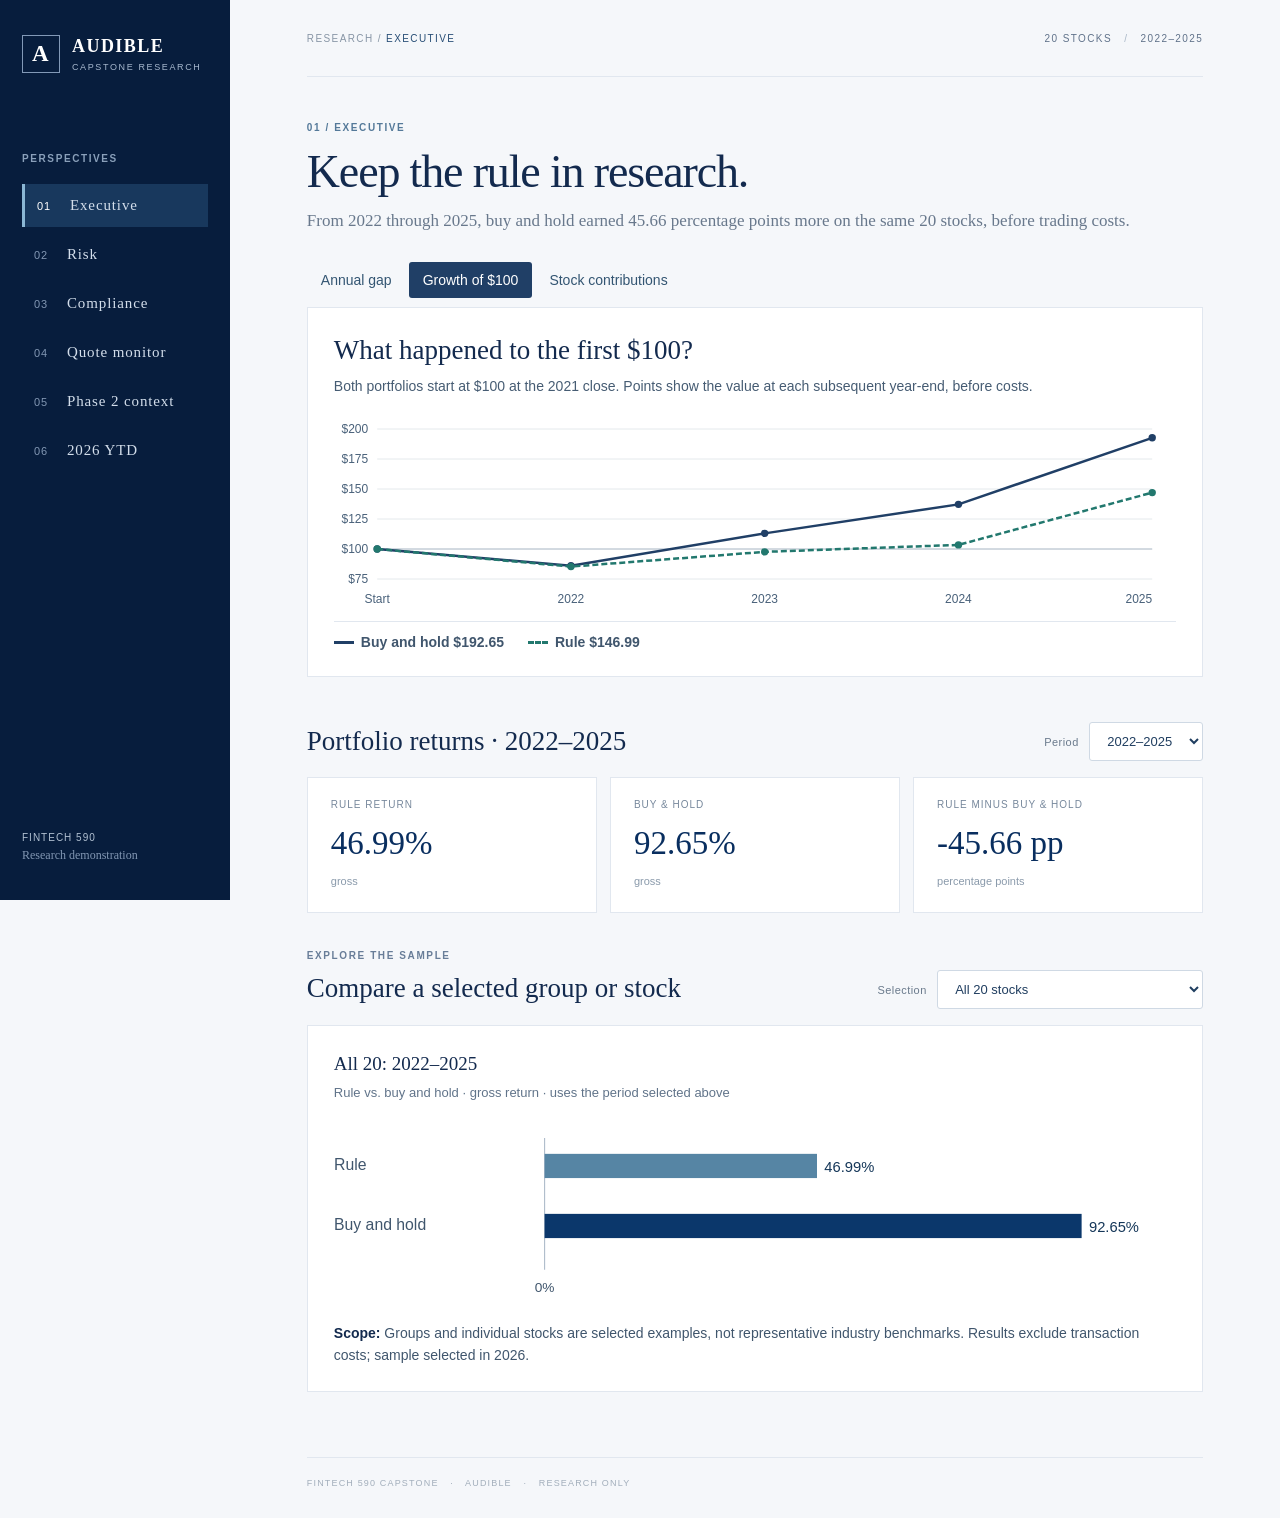
<file: capstone_html/presentation/Audible_Executive_Charts.html>
<!doctype html>
<html lang="en">
<head><meta charset="utf-8"><meta name="viewport" content="width=device-width,initial-scale=1"><title>Audible | Research dashboard</title><style>:root{--ink:#132a4e;--blue:#07336e;--navy:#071d3d;--muted:#66768c;--line:#e1e7ef;--paper:#f5f7fa;--accent:#5c8eae}*{box-sizing:border-box}body{margin:0;background:var(--paper);color:var(--ink);font:15px/1.5 Georgia,'Times New Roman',serif}.sidebar{position:fixed;left:0;top:0;bottom:0;width:230px;background:var(--navy);color:#fff;padding:35px 22px;display:flex;flex-direction:column}.brand{display:flex;gap:12px;align-items:center;font:700 18px Georgia;letter-spacing:.08em}.brand-mark{display:grid;place-items:center;width:38px;height:38px;border:1px solid #8299b7;font-size:23px}.brand small{display:block;font:9px Arial;letter-spacing:.18em;color:#a7b8ce;margin-top:5px}.nav-label,.label,.eyebrow{font:700 10px Arial,sans-serif;letter-spacing:.16em;color:#687d98}.nav-label{margin:80px 0 20px;color:#8aa0ba}nav{display:grid;gap:6px}.nav{border:0;background:none;text-align:left;color:#8297b3;padding:13px 12px;cursor:pointer;font:11px Arial;letter-spacing:.08em}.nav span{margin-left:15px;color:#d3deeb;font:15px Georgia}.nav.active{background:#18385d;border-left:3px solid #8bb7d4;color:white}.nav:hover{background:#18385d}.side-foot{margin-top:auto;font:10px/1.8 Arial;letter-spacing:.1em;color:#b2c1d2}.side-foot span{font:12px Georgia;color:#8297b3;letter-spacing:0}main{margin-left:230px;max-width:1600px;padding:0 6%}.top{height:77px;border-bottom:1px solid var(--line);display:flex;align-items:center;justify-content:space-between;font:10px Arial;letter-spacing:.14em;color:#8795a5}.top #crumb{color:#274d75}.top-right{color:#60728a}.separator{margin:0 8px;color:#a9b7c7}.view{padding:45px 0 10px;max-width:1200px}.view[hidden]{display:none}.eyebrow{color:#547999}h1{font-size:46px;line-height:1.1;font-weight:normal;letter-spacing:-.025em;margin:14px 0 10px}h2{font-size:27px;font-weight:normal;margin:7px 0 0}h3{font-size:19px;font-weight:normal;margin:0}.lede{font-size:17px;color:#68788c;margin:0 0 29px}.insight{background:var(--blue);color:white;padding:23px 28px;display:flex;justify-content:space-between;align-items:center}.insight p{font-size:20px;margin:9px 0 0}.light{color:#b4cbe0}.insight-side{border-left:1px solid #527499;padding-left:24px;color:#c8d9e9;white-space:nowrap;font-size:13px}.insight-side strong{color:white;font-size:15px}.section-row{display:flex;justify-content:space-between;align-items:end;margin:37px 0 16px}.select-label{font:11px Arial;color:#6a7a8c;letter-spacing:.04em}select,input{background:#fff;border:1px solid #cfd9e4;color:#203e60;padding:10px 13px;margin-left:7px;font:13px Arial;border-radius:3px}.metrics{display:grid;grid-template-columns:repeat(3,1fr);gap:13px;margin-bottom:14px}.metrics.two{grid-template-columns:repeat(2,1fr)}.metrics article,.card,.three-notes article{background:white;border:1px solid var(--line)}.metrics article{padding:21px 23px}.metrics span{display:block;color:#77889c;font:10px Arial;letter-spacing:.1em}.metrics strong{display:block;font-size:33px;font-weight:normal;color:#092e5f;margin-top:9px}.metrics small{color:#8a9aab;font:11px Arial}.card{padding:24px}.chart-card{padding:24px 26px}.card-heading{display:flex;align-items:start;justify-content:space-between}.card-heading p{color:#8995a4;font:12px Arial;margin:7px 0}.tag{font:10px Arial;letter-spacing:.08em;color:#476c8f;background:#eef4f8;padding:8px 10px}.chart-card svg{width:100%;height:auto;max-height:210px;margin:10px 0 0}.footnote{font:12px/1.55 Arial;color:#758599;margin:16px 0 0}.three-notes{display:grid;grid-template-columns:repeat(3,1fr);gap:13px;margin-top:14px}.three-notes article{padding:20px}.three-notes p,.audit p{color:#64758a;font-size:14px;margin:8px 0 0}.audit{padding:5px 26px}.audit-row{display:grid;grid-template-columns:190px 1fr;gap:15px;padding:20px 0;border-bottom:1px solid var(--line)}.audit-row:last-child{border:0}.audit-row p{margin:0}.status{background:#edf3f7;border-left:3px solid #6085a2;padding:14px 18px;color:#48647d;font:13px/1.5 Arial}.table-wrap{padding:0;overflow:auto}table{width:100%;border-collapse:collapse;text-align:left}th{font:10px Arial;letter-spacing:.1em;color:#7e8c9d;background:#f9fafc}td,th{padding:13px 20px;border-bottom:1px solid #edf1f5;white-space:nowrap}td{font:13px Arial;color:#3b526c}td:first-child{font-weight:bold;color:#123d69}footer{border-top:1px solid var(--line);margin:55px 0 30px;padding-top:20px;font:9px Arial;letter-spacing:.13em;color:#a2aebb}footer span{padding:0 8px}@media(max-width:850px){.sidebar{position:static;width:auto;padding:18px}.brand{font-size:15px}.nav-label,.side-foot{display:none}nav{display:flex;overflow:auto;margin-top:18px}.nav{white-space:nowrap}.nav span{margin-left:5px}.top{height:50px}.top-right{display:none}main{margin:0;padding:0 5%}.view{padding-top:28px}h1{font-size:35px}.insight{display:block}.insight-side{border:0;padding:16px 0 0}.metrics,.metrics.two,.three-notes{grid-template-columns:1fr}.audit-row{grid-template-columns:1fr}.section-row{gap:10px;align-items:start}.select-label{white-space:nowrap}}

.chart-note{font:14px/1.55 Arial,sans-serif;color:#40566d;margin:10px 0 0}.chart-note strong{color:#132a4e}.chart-card .card-heading p{font-size:13px;color:#61748a}

.chart-legend{display:flex;gap:24px;margin-top:12px;font:13px Arial,sans-serif;color:#40566d}.chart-legend span{display:flex;align-items:center;gap:7px}.chart-legend i{width:12px;height:12px;display:inline-block}.legend-rule{background:#5685a4}.legend-buy{background:#0b376b}.chart-card svg.annual-chart{max-height:none}.compact-row{margin-top:10px}.flow-card{padding:24px}.flow-line{display:flex;align-items:center;gap:15px;justify-content:space-between}.flow-line span{flex:1;padding:14px;background:#f1f5f9;color:#153759;text-align:center;font-weight:bold}.flow-line small,.flow-separate small{font:12px/1.4 Arial,sans-serif;color:#526b82}.flow-line b{color:#6d91af}.flow-separate{border-top:1px solid var(--line);margin-top:20px;padding-top:17px;color:#40566d;font:14px/1.6 Arial,sans-serif}@media(max-width:850px){.flow-line{align-items:stretch;flex-direction:column;gap:5px}.flow-line b{text-align:center;transform:rotate(90deg)}.section-row:has(#sample){flex-direction:column}.section-row select{max-width:100%;white-space:normal}}
.gap-card { margin: 0; padding: 22px 26px; }
.gap-card h2 { margin: 0; }
.gap-card figcaption p { color: #465c73; font: 14px/1.45 Arial, sans-serif; margin: 5px 0 16px; }
.gap-chart li { display: grid; grid-template-columns: 42px minmax(0, 1fr) 80px; column-gap: 10px; }
.gap-axis { display: grid; grid-template-columns: 1fr auto 1fr; margin: 0 90px 4px 52px; color: #4c6276; font: 12px/1.4 Arial, sans-serif; }
.gap-axis span:last-child { text-align: right; }
.gap-chart { list-style: none; padding: 0; margin: 0 0 14px; }
.gap-chart li { align-items: center; font: 15px/1.4 Arial, sans-serif; font-variant-numeric: tabular-nums; }
.gap-chart svg { display: block; width: 100%; height: 34px; }
.gap-chart strong { text-align: right; font-weight: 600; }
.gap-card .chart-note { border-top: 1px solid var(--line); padding-top: 10px; font-size: 12px; }
.validation { margin: 10px 0 0; font: 14px/1.5 Arial, sans-serif; min-width: 0; }
.validation summary { cursor: pointer; color: #204f75; }
.validation .table-wrap { margin: 10px 0; }
.validation caption { text-align: left; padding: 6px 0; color: #465c73; font-size: 13px; }
.validation td, .validation th { padding: 8px; letter-spacing: 0; font-variant-numeric: tabular-nums; }
.validation th { font-size: 12px; }
.validation td, .validation th:not(:first-child) { text-align: right; }
.audit-row > div { min-width: 0; }
@media (max-width: 600px) {
  .gap-card { padding: 18px 14px; }
  .gap-chart li { grid-template-columns: 36px minmax(0, 1fr) 72px; gap: 6px; font-size: 13px; }
  .gap-axis { margin-left: 42px; margin-right: 78px; font-size: 10px; }
}
.evidence-switch { display: flex; flex-wrap: wrap; gap: 3px; margin-bottom: 9px; }
.evidence-switch button { appearance: none; border: 1px solid transparent; border-radius: 3px; padding: 8px 13px; background: transparent; color: #335572; font: 14px/1.3 Arial, sans-serif; cursor: pointer; }
.evidence-switch button[aria-pressed="true"] { color: white; background: #203f66; }
.evidence-switch button:hover:not([aria-pressed="true"]) { border-color: #b6c5d1; }
.evidence-switch button:focus-visible { outline: 2px solid #22786e; outline-offset: 1px; }
.wealth-chart { display: block; width: 100%; height: 199px; }
.wealth-chart text { fill: #49617a; font: 12px Arial, sans-serif; }
#wealth-status { display: flex; flex-wrap: wrap; gap: 6px 24px; font-size: 14px; font-variant-numeric: tabular-nums; }
#wealth-status span { display: inline-flex; align-items: center; gap: 7px; font-weight: bold; }
#wealth-status span::before { content: ""; display: inline-block; width: 20px; border-top: 3px solid #203f66; }
#wealth-status .rule_return_pct::before { border-top: 3px dashed #22786e; }
.waterfall-row { display: grid; grid-template-columns: 125px minmax(0, 1fr) 83px; align-items: center; gap: 10px; font: 14px/1.4 Arial, sans-serif; }
.waterfall-row svg { display: block; width: 100%; height: 32px; }
.waterfall-row strong { text-align: right; font-variant-numeric: tabular-nums; }
.waterfall-total { border-top: 1px solid var(--line); margin-top: 8px; padding: 6px 0; font-weight: bold; }
.gap-card[hidden] { display: none; }
@media (max-width: 600px) {
  .waterfall-row { grid-template-columns: 82px minmax(0,1fr) 70px; gap: 5px; font-size: 12px; }
  .evidence-switch { gap: 2px; }
  .evidence-switch button { font-size: 12px; padding: 7px; }
}
#nvda-check h3 { margin: 14px 0 0; font-family: Georgia, serif; }
#nvda-chart { margin: 10px 0; }
.nvda-pair { display: grid; grid-template-columns: 122px minmax(90px,1fr) minmax(215px,auto); align-items: center; gap: 8px; font-variant-numeric: tabular-nums; }
.nvda-pair svg { width: 100%; height: 36px; display: block; }
.nvda-pair span { font-size: 13px; color: #28435c; }
@media(max-width:750px) {
  .nvda-pair { grid-template-columns: 110px minmax(0,1fr); gap: 0 6px; }
  .nvda-pair span { grid-column: 1 / -1; padding-bottom: 6px; }
}
.nvda-pair svg.nvda-axis { height: 46px; }
.nvda-pair .pair-rule, .nvda-pair .pair-hold { display: inline-block; padding: 0 0 0 8px; }
.nvda-pair .pair-rule::before, .nvda-pair .pair-hold::before { content: ""; display: inline-block; border-radius: 50%; width: 7px; height: 7px; margin-right: 4px; vertical-align: 1px; background: #203f66; }
.nvda-pair .pair-rule::before { background: #22786e; }
</style></head>
<body>
<aside class="sidebar"><div class="brand"><span class="brand-mark">A</span><span>AUDIBLE<small>CAPSTONE RESEARCH</small></span></div><div class="nav-label">PERSPECTIVES</div><nav aria-label="Dashboard views"><button class="nav active" aria-current="page" data-view="executive">01 <span>Executive</span></button><button class="nav" data-view="risk">02 <span>Risk</span></button><button class="nav" data-view="compliance">03 <span>Compliance</span></button><button class="nav" data-view="quotes">04 <span>Quote monitor</span></button><button class="nav" data-view="phase2">05 <span>Phase 2 context</span></button><button class="nav" data-view="ytd">06 <span>2026 YTD</span></button></nav><div class="side-foot">FINTECH 590<br><span>Research demonstration</span></div></aside>
<main><header class="top"><div>RESEARCH / <span id="crumb">EXECUTIVE</span></div><div class="top-right"><span id="scope-equity">20 STOCKS <span class="separator">/</span> 2022–2025</span><span id="scope-quotes" hidden>20 SYMBOLS <span class="separator">/</span> QUOTE SNAPSHOT</span><span id="scope-phase2" hidden>5 BANKS <span class="separator">/</span> JUNE 2026</span><span id="scope-ytd" hidden>20 STOCKS <span class="separator">/</span> THROUGH NOV 16, 2026</span></div></header>
<section id="executive" class="view">
  <div class="eyebrow">01 / EXECUTIVE</div>
  <h1>Keep the rule in research.</h1>
  <p class="lede">From 2022 through 2025, buy and hold earned 45.66 percentage points more on the same 20 stocks, before trading costs.</p>
  <div class="evidence-switch" role="group" aria-label="Explore the 2022–2025 portfolio">
    <button type="button" aria-controls="year-figure" aria-pressed="true">Annual gap</button>
    <button type="button" aria-controls="wealth-figure" aria-pressed="false">Growth of $100</button>
    <button type="button" aria-controls="contribution-figure" aria-pressed="false">Stock contributions</button>
  </div>
  <figure id="year-figure" class="card gap-card">
    <figcaption>
      <h2>The rule led in one of four years</h2>
      <p>Annual gross return difference in percentage points (rule minus buy and hold)</p>
    </figcaption>
    <div class="gap-axis" aria-hidden="true"><span>Buy and hold led</span><span>0 pp</span><span>Rule led</span></div>
    <ol id="annual-chart" class="gap-chart" aria-label="Annual return differences for all 20 stocks"></ol>
    <p id="annual-status" class="chart-note" hidden>Annual results are unavailable.</p>
    <p class="chart-note">Source: WRDS / CRSP. Each year carries forward the previous year’s portfolio weights.</p>
  </figure>
  <figure id="wealth-figure" class="card gap-card" hidden>
    <figcaption><h2>What happened to the first $100?</h2>
      <p>Both portfolios start at $100 at the 2021 close. Points show the value at each subsequent year-end, before costs.</p></figcaption>
    <svg id="wealth-chart" class="wealth-chart" role="img" aria-label="Year-end portfolio values"></svg>
    <p id="wealth-status" class="chart-note">Loading annual returns…</p>
  </figure>
  <figure id="contribution-figure" class="card gap-card" hidden>
    <figcaption><h2 id="contribution-title">Which stocks explain the portfolio gap?</h2>
      <p>Each bar adds to the running difference between the rule and buy and hold over 2022–2025. Values are percentage points of portfolio return.</p></figcaption>
    <div id="contribution-chart"></div>
    <p id="contribution-note" class="chart-note">Loading stock returns…</p>
    <details class="validation" id="nvda-check" hidden><summary>What if we leave out NVIDIA?</summary>
      <h3>Gross returns with and without NVIDIA</h3>
      <p>2022–2025. Each comparison starts with equal amounts in the included stocks and lets the weights drift.</p>
      <div id="nvda-chart" aria-label="Four-year portfolio returns"></div>
      <p id="nvda-gap"></p>
    </details>
    <details class="validation" id="stock-evidence" hidden><summary>See all 20 stock contributions</summary>
      <div class="table-wrap"><table><caption>Sorted by contribution to the four-year portfolio gap</caption>
        <thead><tr><th scope="col">Stock</th><th scope="col">Stock return gap (pp)</th><th scope="col">Portfolio contribution (pp)</th></tr></thead>
        <tbody id="contribution-table"></tbody>
      </table></div>
    </details>
  </figure>
  <div class="section-row"><h2 id="return-title">Portfolio returns · 2022–2025</h2><label class="select-label" for="period">Period <select id="period"><option value="All">2022–2025</option><option>2022</option><option>2023</option><option>2024</option><option>2025</option></select></label></div>
  <div class="metrics"><article><span>RULE RETURN</span><strong id="rule-return">—</strong><small>gross</small></article><article><span>BUY &amp; HOLD</span><strong id="buy-return">—</strong><small>gross</small></article><article><span>RULE MINUS BUY &amp; HOLD</span><strong id="difference">—</strong><small>percentage points</small></article></div>
<div class="section-row"><div><div class="label">EXPLORE THE SAMPLE</div><h2>Compare a selected group or stock</h2></div><label class="select-label" for="sample">Selection <select id="sample"><option value="Sample|All 20">All 20 stocks</option></select></label></div>
<div class="card chart-card"><div class="card-heading"><div><h3 id="sample-title">All 20 stocks: 2022–2025</h3><p>Rule vs. buy and hold · gross return · uses the period selected above</p></div></div><svg id="sample-chart" viewBox="0 0 800 180" role="img" aria-label="Selected sample comparison, loading"></svg><p id="sample-status" class="chart-note" hidden>Selected results are unavailable.</p><p class="chart-note"><strong>Scope:</strong> Groups and individual stocks are selected examples, not representative industry benchmarks. Results exclude transaction costs; sample selected in 2026.</p></div></section>
<section id="risk" class="view" hidden><div class="eyebrow">02 / RISK</div><h1>The rule had a smaller drawdown.</h1><p class="lede">Over 1,003 holding intervals, the rule held about 10.4 of the 20 stocks on average. Buy and hold held all 20.</p><div class="section-row"><div><div class="label">2022–2025 · FIXED FULL PERIOD</div><h2>Maximum drawdown</h2></div><span class="tag">GROSS · DAILY CLOSES</span></div><div class="metrics two"><article><span>RULE MAX DRAWDOWN</span><strong>−21.27%</strong><small>trough: Oct 12, 2022</small></article><article><span>BUY &amp; HOLD MAX DRAWDOWN</span><strong>−25.36%</strong><small>trough: Sep 30, 2022</small></article></div><div class="card chart-card"><div class="card-heading"><div><h3>2022–2025: largest peak-to-trough decline</h3><p>Each portfolio reached its low on a different date.</p></div></div><svg id="risk-chart" viewBox="0 0 800 180" role="img" aria-label="2022 to 2025 maximum drawdown: rule minus 21.27 percent; buy and hold minus 25.36 percent."></svg><p class="chart-note"><strong>Source:</strong> WRDS / CRSP daily data; gross results for 20 stocks selected in 2026.</p></div><div class="section-row"><div><div class="label">2022–2025 · 20 STOCK SLEEVES</div><h2>How often did the rule hold stock?</h2></div><span class="tag">FULL PERIOD</span></div><div class="metrics two"><article><span>RULE · SHARE OF POSITIONS HELD</span><strong>52.06%</strong><small>of 20 sleeves, averaged over holding intervals</small></article><article><span>BUY &amp; HOLD · SHARE OF POSITIONS HELD</span><strong>100.00%</strong><small>all 20 sleeves held throughout</small></article></div><div class="card chart-card"><div class="card-heading"><div><h3>Average share of sleeves held in stock</h3><p>1,003 close-to-close intervals · 2022–2025</p></div></div><svg id="invested-chart" viewBox="0 0 800 180" role="img" aria-label="Average share of stock sleeves invested: rule 52.06 percent; buy and hold 100 percent."></svg><p class="chart-note"><strong>Definition:</strong> Count the invested sleeves out of 20 in each interval, then average. Every stock counts once. Measuring dollars invested would require the value of each position.</p><p class="chart-note"><strong>Source:</strong> Replay of saved WRDS / CRSP data; 10,443 of 20,060 rule sleeve-intervals were invested. The sample was selected in 2026.</p></div><div class="three-notes"><article><b>Exposure</b><p>The rule may hold cash while the benchmark stays invested.</p></article><article><b>Sample</b><p>Selected after the test period; 10 of 20 names are semiconductor-related.</p></article><article><b>Costs</b><p>The quote-based policy blocks a net estimate because three required events have crossed quotes.</p></article></div></section>
<section id="compliance" class="view" hidden><div class="eyebrow">03 / COMPLIANCE</div><h1>Keep the evidence traceable.</h1><p class="lede">The result is a retrospective, gross-only research finding—not a live strategy signal.</p><div class="section-row compact-row"><div><div class="label">SYSTEM OVERVIEW</div><h2>Where each result comes from</h2></div></div><div class="card flow-card"><div class="flow-line"><span>WRDS / CRSP<br><small>2022–2025 daily data</small></span><b aria-hidden="true">→</b><span>Python analysis<br><small>rule &amp; benchmark</small></span><b aria-hidden="true">→</b><span>Saved results<br><small>derived CSV</small></span><b aria-hidden="true">→</b><span>HTML dashboard<br><small>historical views</small></span></div><div class="flow-separate"><b>Twelve Data</b> → saved quote snapshot → <b>Quote Monitor</b><br><small>Prices and timestamps update on the quote page.</small></div><div class="flow-separate"><b>Twelve Data adjusted daily prices</b> → 2025 comparison with CRSP → <b>2026 YTD test</b><br><small>The YTD test starts both portfolios at 5% per stock.</small></div></div><div class="card audit"><div class="audit-row"><b>Historical source</b><p>WRDS / CRSP daily data, 2022–2025. The stocks were selected in 2026.</p></div><div class="audit-row"><b>Method</b><p>Equal initial allocations; each stock is held when its prior session return is positive, otherwise its sleeve holds cash. No cross-sleeve rebalancing.</p></div><div class="audit-row"><b>Output</b><p>Derived aggregate results are loaded from a local CSV. The quote-based cost estimate is blocked; gross is not net.</p></div><div class="audit-row"><b>Quote source</b><p>Twelve Data snapshots are fetched separately. They do not update the fixed historical backtest. Quote date and retrieval time are different fields.</p></div><div class="audit-row"><b>Reproducibility</b><p>A read-only replay on saved WRDS inputs matched all 140 result rows. A fresh-source audit and no-manual-steps cold start remain unverified.</p></div></div><p class="footnote">These are research controls and limitations, not a representation of legal or regulatory compliance.</p></section>
<section id="quotes" class="view" hidden><div class="eyebrow">04 / QUOTE MONITOR</div><h1>Latest quotes for the 20 stocks.</h1><p class="lede">Quote date comes from the provider. Retrieved (UTC) records when our collector saved the quote.</p><div class="status" id="status">Checking saved snapshot…</div><div class="section-row"><div><div class="label">TWELVE DATA</div><h2>Quote details</h2></div><label class="select-label" for="search">Find a symbol <input id="search" type="search" placeholder="e.g. NVDA"></label></div><div class="card table-wrap"><table><thead><tr><th>Symbol</th><th>Exchange</th><th>Price (USD)</th><th>Quote date</th><th>Retrieved (UTC)</th></tr></thead><tbody id="quotes-body"></tbody></table></div><p class="footnote">This is a periodically refreshed snapshot, not a tick-by-tick feed; quotes may be delayed or stale. Check both dates before using a value.</p></section>
<section id="phase2" class="view" hidden><div class="eyebrow">05 / PHASE 2 CONTEXT</div><h1>Review the funding risk.</h1><p class="lede">Our earlier bank risk console recommended a targeted funding-liquidity watch for JPMorgan Chase.</p><div class="card audit"><div class="audit-row"><b>Earlier analysis</b><p>We compared five bank holding companies using FR Y-9C data and illustrative classroom stress scenarios. JPMorgan had the lowest 12-month repricing-gap proxy in the group, despite its strong starting capital ratio.</p></div><div class="audit-row"><b>Connection to this capstone</b><p>Both projects lead with a recommendation and explain the evidence and limitations. The bank stress scenarios and this capstone's equity backtest use different data, methods, and periods; their results should not be combined.</p></div><div class="audit-row"><b>Explore Phase 2</b><p><a href="https://github.com/Lengwinex9xLok/Fintech590/blob/main/Fintech590_Defense1_RiskConsole.pbix" target="_blank" rel="noopener noreferrer">Open the original Power BI console</a> &nbsp;·&nbsp; <a href="https://github.com/Lengwinex9xLok/Fintech590/blob/main/Defense%201/Institutional_Risk_Memo.md" target="_blank" rel="noopener noreferrer">Read the risk memo</a></p></div></div><p class="footnote">The bank scenarios are classroom assumptions, not forecasts; the repricing-gap proxy is not a liquidity coverage ratio.</p></section>
<section id="ytd" class="view" hidden>
  <div class="eyebrow">06 / 2026 YTD · SUPPLEMENTAL TEST</div>
  <h1>The rule trailed buy and hold in 2026.</h1>
  <p class="lede">Hypothetical gross returns for the same 20 stocks, January 2 through November 16, 2026 (220 trading sessions).</p>
  <div class="metrics">
    <article><span>RULE GROSS RETURN</span><strong>−4.88%</strong></article>
    <article><span>BUY &amp; HOLD GROSS RETURN</span><strong>+37.51%</strong></article>
    <article><span>RULE MINUS BUY &amp; HOLD</span><strong>−42.40 pp</strong></article>
  </div>
  <div class="card audit">
    <div class="audit-row"><b>How we ran it</b><p>Both portfolios started with 5% per stock at the December 31, 2025 close and did not rebalance. The rule used the same lagged daily signal; cash earned no interest. Returns exclude trading costs.</p></div>
    <div class="audit-row"><b>Data check</b><div><p>Before running 2026, we compared both 2025 portfolio returns with CRSP. Both differences were under 0.006 percentage points.</p>
      <details class="validation"><summary>View the 2025 comparison</summary>
        <div class="table-wrap"><table><caption>2025 gross returns for the 20-stock portfolio</caption>
          <thead><tr><th scope="col">Portfolio</th><th scope="col">Twelve Data</th><th scope="col">CRSP</th><th scope="col">Difference (pp)</th></tr></thead>
          <tbody><tr><th scope="row">Rule</th><td>42.1304%</td><td>42.1361%</td><td>−0.0057</td></tr>
          <tr><th scope="row">Buy and hold</th><td>40.4222%</td><td>40.4254%</td><td>−0.0032</td></tr></tbody>
        </table></div>
        <p>Prices include splits and dividends. For KLAC, we applied KLA’s published cash dividends to split-adjusted prices in matching share units.</p>
      </details></div></div>
    <div class="audit-row"><b>How to read it</b><p>The 20 names were selected during 2026. This is a separate year-start simulation, not an out-of-sample test, a live track record, or a continuation of the 2022–2025 portfolio. The live quote feed does not update it.</p></div>
  </div>
</section>
<footer>FINTECH 590 CAPSTONE <span>·</span> AUDIBLE <span>·</span> RESEARCH ONLY</footer></main><script>'use strict';
const $ = s => document.querySelector(s);
let historical = [{"period":"2022","level":"Sample","item":"AAPL and MSFT (2)","rule_return_pct":"-34.342430200539354","buy_hold_return_pct":"-27.210010948315855","difference_pp":"-7.132419252223499"},{"period":"2023","level":"Sample","item":"AAPL and MSFT (2)","rule_return_pct":"9.02280404082314","buy_hold_return_pct":"53.547130498315965","difference_pp":"-44.524326457492826"},{"period":"2024","level":"Sample","item":"AAPL and MSFT (2)","rule_return_pct":"4.811531974733563","buy_hold_return_pct":"21.645620199056715","difference_pp":"-16.834088224323153"},{"period":"2025","level":"Sample","item":"AAPL and MSFT (2)","rule_return_pct":"17.77308928466381","buy_hold_return_pct":"12.138406244986522","difference_pp":"5.634683039677291"},{"period":"All","level":"Sample","item":"AAPL and MSFT (2)","rule_return_pct":"-11.639678413805088","buy_hold_return_pct":"52.46291367006468","difference_pp":"-64.10259208386977"},{"period":"2022","level":"Sample","item":"All 20","rule_return_pct":"-14.66016841899551","buy_hold_return_pct":"-13.917218780488106","difference_pp":"-0.7429496385074064"},{"period":"2023","level":"Sample","item":"All 20","rule_return_pct":"14.394842772227602","buy_hold_return_pct":"31.29328559089577","difference_pp":"-16.89844281866817"},{"period":"2024","level":"Sample","item":"All 20","rule_return_pct":"5.934350790904075","buy_hold_return_pct":"21.384695985658308","difference_pp":"-15.450345194754235"},{"period":"2025","level":"Sample","item":"All 20","rule_return_pct":"42.13605888091389","buy_hold_return_pct":"40.425368388205165","difference_pp":"1.710690492708733"},{"period":"All","level":"Sample","item":"All 20","rule_return_pct":"46.99389769400306","buy_hold_return_pct":"92.64968952438448","difference_pp":"-45.65579183038142"},{"period":"2022","level":"Sample","item":"BAC and JPM (2)","rule_return_pct":"-11.00204498126718","buy_hold_return_pct":"-18.21034031308839","difference_pp":"7.208295331821213"},{"period":"2023","level":"Sample","item":"BAC and JPM (2)","rule_return_pct":"22.587231688001474","buy_hold_return_pct":"18.607997554631297","difference_pp":"3.9792341333701797"},{"period":"2024","level":"Sample","item":"BAC and JPM (2)","rule_return_pct":"16.039116777965102","buy_hold_return_pct":"39.98440813966351","difference_pp":"-23.945291361698406"},{"period":"2025","level":"Sample","item":"BAC and JPM (2)","rule_return_pct":"28.464060065659737","buy_hold_return_pct":"33.665851643554845","difference_pp":"-5.20179157789511"},{"period":"All","level":"Sample","item":"BAC and JPM (2)","rule_return_pct":"62.6339924690332","buy_hold_return_pct":"81.51499591661779","difference_pp":"-18.88100344758459"},{"period":"2022","level":"Sample","item":"CVX and XOM (2)","rule_return_pct":"47.39818410309393","buy_hold_return_pct":"72.91830075730496","difference_pp":"-25.520116654211034"},{"period":"2023","level":"Sample","item":"CVX and XOM (2)","rule_return_pct":"-13.20833647282188","buy_hold_return_pct":"-9.62530259220663","difference_pp":"-3.5830338806152495"},{"period":"2024","level":"Sample","item":"CVX and XOM (2)","rule_return_pct":"5.238713375861237","buy_hold_return_pct":"6.870356237499631","difference_pp":"-1.6316428616383938"},{"period":"2025","level":"Sample","item":"CVX and XOM (2)","rule_return_pct":"2.962524526146626","buy_hold_return_pct":"13.551812724213374","difference_pp":"-10.589288198066749"},{"period":"All","level":"Sample","item":"CVX and XOM (2)","rule_return_pct":"38.61966916966486","buy_hold_return_pct":"89.64401618509233","difference_pp":"-51.024347015427466"},{"period":"2022","level":"Sample","item":"JNJ and UNH (2)","rule_return_pct":"-2.9274464693220703","buy_hold_return_pct":"6.457676781498156","difference_pp":"-9.385123250820227"},{"period":"2023","level":"Sample","item":"JNJ and UNH (2)","rule_return_pct":"-7.298535332638401","buy_hold_return_pct":"-3.8831722375232913","difference_pp":"-3.4153630951151093"},{"period":"2024","level":"Sample","item":"JNJ and UNH (2)","rule_return_pct":"-4.165958257455982","buy_hold_return_pct":"-3.5410554228430424","difference_pp":"-0.6249028346129393"},{"period":"2025","level":"Sample","item":"JNJ and UNH (2)","rule_return_pct":"-3.1512004535381277","buy_hold_return_pct":"4.521561850178157","difference_pp":"-7.672762303716285"},{"period":"All","level":"Sample","item":"JNJ and UNH (2)","rule_return_pct":"-16.478728622339332","buy_hold_return_pct":"3.163201119724013","difference_pp":"-19.641929742063347"},{"period":"2022","level":"Sample","item":"Other selected stocks (10)","rule_return_pct":"-0.5931317779462875","buy_hold_return_pct":"6.240367361180321","difference_pp":"-6.833499139126609"},{"period":"2023","level":"Sample","item":"Other selected stocks (10)","rule_return_pct":"2.1430321447730494","buy_hold_return_pct":"7.422496548834623","difference_pp":"-5.2794644040615735"},{"period":"2024","level":"Sample","item":"Other selected stocks (10)","rule_return_pct":"7.982605538132659","buy_hold_return_pct":"20.989982132125352","difference_pp":"-13.007376593992692"},{"period":"2025","level":"Sample","item":"Other selected stocks (10)","rule_return_pct":"11.807988577179596","buy_hold_return_pct":"15.423980610730158","difference_pp":"-3.6159920335505635"},{"period":"All","level":"Sample","item":"Other selected stocks (10)","rule_return_pct":"22.589076853687253","buy_hold_return_pct":"59.37869459621543","difference_pp":"-36.78961774252818"},{"period":"2022","level":"Sample","item":"PG and WMT (2)","rule_return_pct":"-2.091921341696734","buy_hold_return_pct":"-2.753789471497159","difference_pp":"0.6618681298004248"},{"period":"2023","level":"Sample","item":"PG and WMT (2)","rule_return_pct":"11.417852769666602","buy_hold_return_pct":"6.180101316636533","difference_pp":"5.237751453030071"},{"period":"2024","level":"Sample","item":"PG and WMT (2)","rule_return_pct":"15.245334191596127","buy_hold_return_pct":"48.114117288171634","difference_pp":"-32.868783096575505"},{"period":"2025","level":"Sample","item":"PG and WMT (2)","rule_return_pct":"11.209522045344444","buy_hold_return_pct":"11.22779946206698","difference_pp":"-0.018277416722534134"},{"period":"All","level":"Sample","item":"PG and WMT (2)","rule_return_pct":"39.81012966588262","buy_hold_return_pct":"70.10834608957835","difference_pp":"-30.298216423695724"},{"period":"2022","level":"Sample","item":"Semiconductor and equipment (10)","rule_return_pct":"-28.727205060044735","buy_hold_return_pct":"-34.074804922156574","difference_pp":"5.34759986211184"},{"period":"2023","level":"Sample","item":"Semiconductor and equipment (10)","rule_return_pct":"31.482907377396828","buy_hold_return_pct":"69.76175571123908","difference_pp":"-38.278848333842255"},{"period":"2024","level":"Sample","item":"Semiconductor and equipment (10)","rule_return_pct":"3.7150507605060223","buy_hold_return_pct":"21.787205261142596","difference_pp":"-18.07215450063657"},{"period":"2025","level":"Sample","item":"Semiconductor and equipment (10)","rule_return_pct":"76.34887674607617","buy_hold_return_pct":"65.75363025191454","difference_pp":"10.595246494161636"},{"period":"All","level":"Sample","item":"Semiconductor and equipment (10)","rule_return_pct":"71.39871853431887","buy_hold_return_pct":"125.92068445255352","difference_pp":"-54.52196591823464"},{"period":"2022","level":"Stock","item":"AAPL","rule_return_pct":"-33.29846407508603","buy_hold_return_pct":"-26.40384371316643","difference_pp":"-6.894620361919602"},{"period":"2022","level":"Stock","item":"ADI","rule_return_pct":"-20.17705998831917","buy_hold_return_pct":"-4.921749494938332","difference_pp":"-15.255310493380836"},{"period":"2022","level":"Stock","item":"AMAT","rule_return_pct":"-28.66203246142692","buy_hold_return_pct":"-37.54422463915087","difference_pp":"8.882192177723947"},{"period":"2022","level":"Stock","item":"AMD","rule_return_pct":"-50.954981774160935","buy_hold_return_pct":"-54.98992979960067","difference_pp":"4.034948025439733"},{"period":"2022","level":"Stock","item":"BAC","rule_return_pct":"-14.780808110045186","buy_hold_return_pct":"-23.809558124070307","difference_pp":"9.028750014025121"},{"period":"2022","level":"Stock","item":"CVX","rule_return_pct":"34.57727021238017","buy_hold_return_pct":"58.482478791259496","difference_pp":"-23.90520857887932"},{"period":"2022","level":"Stock","item":"INTC","rule_return_pct":"-27.984068418442","buy_hold_return_pct":"-46.65137793523855","difference_pp":"18.66730951679655"},{"period":"2022","level":"Stock","item":"JNJ","rule_return_pct":"-0.8833775561081003","buy_hold_return_pct":"5.967768338302215","difference_pp":"-6.851145894410315"},{"period":"2022","level":"Stock","item":"JPM","rule_return_pct":"-7.223281852489183","buy_hold_return_pct":"-12.611122502106465","difference_pp":"5.3878406496172815"},{"period":"2022","level":"Stock","item":"KLAC","rule_return_pct":"-4.2567126183942205","buy_hold_return_pct":"-11.211448266264657","difference_pp":"6.954735647870436"},{"period":"2022","level":"Stock","item":"LRCX","rule_return_pct":"-19.8297670919819","buy_hold_return_pct":"-40.72434256897534","difference_pp":"20.894575476993438"},{"period":"2022","level":"Stock","item":"MSFT","rule_return_pct":"-35.38639632599266","buy_hold_return_pct":"-28.01617818346529","difference_pp":"-7.370218142527374"},{"period":"2022","level":"Stock","item":"MU","rule_return_pct":"-37.059665418153806","buy_hold_return_pct":"-45.92476807453","difference_pp":"8.86510265637619"},{"period":"2022","level":"Stock","item":"NVDA","rule_return_pct":"-44.18398527635132","buy_hold_return_pct":"-50.266071352256816","difference_pp":"6.08208607590549"},{"period":"2022","level":"Stock","item":"PG","rule_return_pct":"1.5206053735118186","buy_hold_return_pct":"-5.041731189410359","difference_pp":"6.5623365629221775"},{"period":"2022","level":"Stock","item":"QCOM","rule_return_pct":"-21.30560683670032","buy_hold_return_pct":"-38.610100820118674","difference_pp":"17.304493983418357"},{"period":"2022","level":"Stock","item":"TXN","rule_return_pct":"-32.85817071651669","buy_hold_return_pct":"-9.904036270491956","difference_pp":"-22.95413444602473"},{"period":"2022","level":"Stock","item":"UNH","rule_return_pct":"-4.97151538253604","buy_hold_return_pct":"6.947585224694075","difference_pp":"-11.919100607230115"},{"period":"2022","level":"Stock","item":"WMT","rule_return_pct":"-5.7044480569052975","buy_hold_return_pct":"-0.4658477535839589","difference_pp":"-5.2386003033213395"},{"period":"2022","level":"Stock","item":"XOM","rule_return_pct":"60.219097993807665","buy_hold_return_pct":"87.35412272335043","difference_pp":"-27.135024729542767"},{"period":"2023","level":"Stock","item":"AAPL","rule_return_pct":"14.530439174031805","buy_hold_return_pct":"49.00448001026907","difference_pp":"-34.474040836237265"},{"period":"2023","level":"Stock","item":"ADI","rule_return_pct":"17.64642007920918","buy_hold_return_pct":"23.355651185148616","difference_pp":"-5.7092311059394385"},{"period":"2023","level":"Stock","item":"AMAT","rule_return_pct":"26.48252670160631","buy_hold_return_pct":"67.98089191962451","difference_pp":"-41.49836521801819"},{"period":"2023","level":"Stock","item":"AMD","rule_return_pct":"44.029452125661564","buy_hold_return_pct":"127.59036090172438","difference_pp":"-83.56090877606282"},{"period":"2023","level":"Stock","item":"BAC","rule_return_pct":"13.392619583986832","buy_hold_return_pct":"4.821195043257265","difference_pp":"8.571424540729566"},{"period":"2023","level":"Stock","item":"CVX","rule_return_pct":"-6.005681924431916","buy_hold_return_pct":"-13.623318554516784","difference_pp":"7.617636630084867"},{"period":"2023","level":"Stock","item":"INTC","rule_return_pct":"64.6227073337684","buy_hold_return_pct":"94.64008033609144","difference_pp":"-30.017373002323033"},{"period":"2023","level":"Stock","item":"JNJ","rule_return_pct":"-4.06824134796806","buy_hold_return_pct":"-8.60391680595136","difference_pp":"4.535675457983301"},{"period":"2023","level":"Stock","item":"JPM","rule_return_pct":"31.03285715192341","buy_hold_return_pct":"30.628092164761544","difference_pp":"0.40476498716186526"},{"period":"2023","level":"Stock","item":"KLAC","rule_return_pct":"27.27919986388838","buy_hold_return_pct":"56.029665092073614","difference_pp":"-28.750465228185227"},{"period":"2023","level":"Stock","item":"LRCX","rule_return_pct":"67.79817220977209","buy_hold_return_pct":"88.61294911819274","difference_pp":"-20.81477690842066"},{"period":"2023","level":"Stock","item":"MSFT","rule_return_pct":"3.3371944816890764","buy_hold_return_pct":"58.19152984858731","difference_pp":"-54.85433536689823"},{"period":"2023","level":"Stock","item":"MU","rule_return_pct":"17.783515709781206","buy_hold_return_pct":"71.92221938667898","difference_pp":"-54.13870367689777"},{"period":"2023","level":"Stock","item":"NVDA","rule_return_pct":"19.589069060312458","buy_hold_return_pct":"239.01671101481364","difference_pp":"-219.42764195450115"},{"period":"2023","level":"Stock","item":"PG","rule_return_pct":"6.5114491707036315","buy_hold_return_pct":"-0.8481382813506522","difference_pp":"7.359587452054283"},{"period":"2023","level":"Stock","item":"QCOM","rule_return_pct":"22.162957136445783","buy_hold_return_pct":"35.06711706615815","difference_pp":"-12.904159929712367"},{"period":"2023","level":"Stock","item":"TXN","rule_return_pct":"4.8208295602124585","buy_hold_return_pct":"6.390848278356476","difference_pp":"-1.5700187181440173"},{"period":"2023","level":"Stock","item":"UNH","rule_return_pct":"-10.667796986659372","buy_hold_return_pct":"0.7943224974955809","difference_pp":"-11.462119484154954"},{"period":"2023","level":"Stock","item":"WMT","rule_return_pct":"16.700191685017487","buy_hold_return_pct":"12.885231665852203","difference_pp":"3.814960019165281"},{"period":"2023","level":"Stock","item":"XOM","rule_return_pct":"-19.258261853393954","buy_hold_return_pct":"-6.243388862506971","difference_pp":"-13.014872990886984"},{"period":"2024","level":"Stock","item":"AAPL","rule_return_pct":"20.108299401227004","buy_hold_return_pct":"30.70529520887595","difference_pp":"-10.596995807648945"},{"period":"2024","level":"Stock","item":"ADI","rule_return_pct":"24.68967655570029","buy_hold_return_pct":"8.84459297630793","difference_pp":"15.84508357939236"},{"period":"2024","level":"Stock","item":"AMAT","rule_return_pct":"-15.85638650362906","buy_hold_return_pct":"1.1299325275519356","difference_pp":"-16.986319031180997"},{"period":"2024","level":"Stock","item":"AMD","rule_return_pct":"-12.364193965213344","buy_hold_return_pct":"-18.059195598570245","difference_pp":"5.6950016333569"},{"period":"2024","level":"Stock","item":"BAC","rule_return_pct":"17.860681435011607","buy_hold_return_pct":"33.85876124167302","difference_pp":"-15.998079806661414"},{"period":"2024","level":"Stock","item":"CVX","rule_return_pct":"2.9912108527224923","buy_hold_return_pct":"1.2381361895402954","difference_pp":"1.753074663182197"},{"period":"2024","level":"Stock","item":"INTC","rule_return_pct":"-57.91172070755968","buy_hold_return_pct":"-59.55660556242517","difference_pp":"1.6448848548654915"},{"period":"2024","level":"Stock","item":"JNJ","rule_return_pct":"1.222053663858902","buy_hold_return_pct":"-4.797851986680623","difference_pp":"6.019905650539526"},{"period":"2024","level":"Stock","item":"JPM","rule_return_pct":"14.591186750856512","buy_hold_return_pct":"44.26998031028444","difference_pp":"-29.67879355942793"},{"period":"2024","level":"Stock","item":"KLAC","rule_return_pct":"0.27041765030064724","buy_hold_return_pct":"9.343041158845434","difference_pp":"-9.072623508544787"},{"period":"2024","level":"Stock","item":"LRCX","rule_return_pct":"-2.228577393419917","buy_hold_return_pct":"-6.868437688858597","difference_pp":"4.63986029543868"},{"period":"2024","level":"Stock","item":"MSFT","rule_return_pct":"-12.689989050566108","buy_hold_return_pct":"12.920951365584642","difference_pp":"-25.61094041615075"},{"period":"2024","level":"Stock","item":"MU","rule_return_pct":"4.1495395201808005","buy_hold_return_pct":"-0.9559680938591719","difference_pp":"5.105507614039972"},{"period":"2024","level":"Stock","item":"NVDA","rule_return_pct":"129.55322433073354","buy_hold_return_pct":"171.24942879152823","difference_pp":"-41.696204460794696"},{"period":"2024","level":"Stock","item":"PG","rule_return_pct":"4.691989784158834","buy_hold_return_pct":"17.24839556547977","difference_pp":"-12.556405781320933"},{"period":"2024","level":"Stock","item":"QCOM","rule_return_pct":"2.203035446708923","buy_hold_return_pct":"8.33180774902238","difference_pp":"-6.128772302313457"},{"period":"2024","level":"Stock","item":"TXN","rule_return_pct":"20.353470970920927","buy_hold_return_pct":"13.139360377627618","difference_pp":"7.21411059329331"},{"period":"2024","level":"Stock","item":"UNH","rule_return_pct":"-10.200934995817512","buy_hold_return_pct":"-2.41188549323218","difference_pp":"-7.789049502585332"},{"period":"2024","level":"Stock","item":"WMT","rule_return_pct":"25.615312015856052","buy_hold_return_pct":"73.97842434228859","difference_pp":"-48.363112326432535"},{"period":"2024","level":"Stock","item":"XOM","rule_return_pct":"7.436376532666733","buy_hold_return_pct":"11.259625549477303","difference_pp":"-3.8232490168105704"},{"period":"2025","level":"Stock","item":"AAPL","rule_return_pct":"9.824740806365284","buy_hold_return_pct":"9.044689022170548","difference_pp":"0.7800517841947352"},{"period":"2025","level":"Stock","item":"ADI","rule_return_pct":"63.78879473358583","buy_hold_return_pct":"29.75906795900687","difference_pp":"34.02972677457896"},{"period":"2025","level":"Stock","item":"AMAT","rule_return_pct":"96.56486453200168","buy_hold_return_pct":"59.6247142264676","difference_pp":"36.94015030553408"},{"period":"2025","level":"Stock","item":"AMD","rule_return_pct":"70.49003182883027","buy_hold_return_pct":"77.30047652167464","difference_pp":"-6.810444692844375"},{"period":"2025","level":"Stock","item":"BAC","rule_return_pct":"20.168111231785947","buy_hold_return_pct":"28.029774903548187","difference_pp":"-7.861663671762242"},{"period":"2025","level":"Stock","item":"CVX","rule_return_pct":"-6.441012903095666","buy_hold_return_pct":"10.121804658472367","difference_pp":"-16.562817561568032"},{"period":"2025","level":"Stock","item":"INTC","rule_return_pct":"114.12040647970363","buy_hold_return_pct":"84.04060046941493","difference_pp":"30.0798060102887"},{"period":"2025","level":"Stock","item":"JNJ","rule_return_pct":"14.610769691587056","buy_hold_return_pct":"47.46065344398549","difference_pp":"-32.84988375239843"},{"period":"2025","level":"Stock","item":"JPM","rule_return_pct":"35.2465128432216","buy_hold_return_pct":"37.32436446177469","difference_pp":"-2.077851618553095"},{"period":"2025","level":"Stock","item":"KLAC","rule_return_pct":"86.93105406336721","buy_hold_return_pct":"94.48652407187647","difference_pp":"-7.5554700085092685"},{"period":"2025","level":"Stock","item":"LRCX","rule_return_pct":"86.86882612113413","buy_hold_return_pct":"139.14593543762072","difference_pp":"-52.277109316486595"},{"period":"2025","level":"Stock","item":"MSFT","rule_return_pct":"30.28322453985428","buy_hold_return_pct":"15.586948893145113","difference_pp":"14.696275646709168"},{"period":"2025","level":"Stock","item":"MU","rule_return_pct":"185.44853020675208","buy_hold_return_pct":"240.2452815824911","difference_pp":"-54.79675137573903"},{"period":"2025","level":"Stock","item":"NVDA","rule_return_pct":"59.01587261832313","buy_hold_return_pct":"38.91514332665365","difference_pp":"20.100729291669484"},{"period":"2025","level":"Stock","item":"PG","rule_return_pct":"5.645025643668666","buy_hold_return_pct":"-12.251661805490599","difference_pp":"17.896687449159266"},{"period":"2025","level":"Stock","item":"QCOM","rule_return_pct":"22.690880764858278","buy_hold_return_pct":"13.834147829744502","difference_pp":"8.856732935113776"},{"period":"2025","level":"Stock","item":"TXN","rule_return_pct":"20.171139694321873","buy_hold_return_pct":"-4.464126550438774","difference_pp":"24.635266244760643"},{"period":"2025","level":"Stock","item":"UNH","rule_return_pct":"-25.57666859044868","buy_hold_return_pct":"-33.113877658505864","difference_pp":"7.537209068057182"},{"period":"2025","level":"Stock","item":"WMT","rule_return_pct":"15.766578981685765","buy_hold_return_pct":"24.487205015479653","difference_pp":"-8.720626033793888"},{"period":"2025","level":"Stock","item":"XOM","rule_return_pct":"11.777092039160376","buy_hold_return_pct":"15.984096836278884","difference_pp":"-4.207004797118508"},{"period":"All","level":"Stock","item":"AAPL","rule_return_pct":"0.7696999402073024","buy_hold_return_pct":"56.29754619663514","difference_pp":"-55.527846256427836"},{"period":"All","level":"Stock","item":"ADI","rule_return_pct":"91.78786358114857","buy_hold_return_pct":"65.64747078016453","difference_pp":"26.140392800984035"},{"period":"All","level":"Stock","item":"AMAT","rule_return_pct":"49.23762007695072","buy_hold_return_pct":"69.36058199344713","difference_pp":"-20.122961916496408"},{"period":"All","level":"Stock","item":"AMD","rule_return_pct":"5.542356395520831","buy_hold_return_pct":"48.824242487422545","difference_pp":"-43.28188609190171"},{"period":"All","level":"Stock","item":"BAC","rule_return_pct":"36.86121238011766","buy_hold_return_pct":"36.869721189922245","difference_pp":"-0.008508809804586015"},{"period":"All","level":"Stock","item":"CVX","rule_return_pct":"21.887450098244223","buy_hold_return_pct":"52.6143006828534","difference_pp":"-30.726850584609178"},{"period":"All","level":"Stock","item":"INTC","rule_return_pct":"6.840903644440166","buy_hold_return_pct":"-22.711171894367176","difference_pp":"29.552075538807344"},{"period":"All","level":"Stock","item":"JNJ","rule_return_pct":"10.308625724040477","buy_hold_return_pct":"35.96410679846493","difference_pp":"-25.655481074424458"},{"period":"All","level":"Stock","item":"JPM","rule_return_pct":"88.40677255794873","buy_hold_return_pct":"126.16027064331332","difference_pp":"-37.75349808536459"},{"period":"All","level":"Stock","item":"KLAC","rule_return_pct":"128.4125962813655","buy_hold_return_pct":"194.60818714694975","difference_pp":"-66.19559086558424"},{"period":"All","level":"Stock","item":"LRCX","rule_return_pct":"145.7814844626356","buy_hold_return_pct":"149.00483357722956","difference_pp":"-3.2233491145939652"},{"period":"All","level":"Stock","item":"MSFT","rule_return_pct":"-24.04905676781747","buy_hold_return_pct":"48.6282811434942","difference_pp":"-72.67733791131167"},{"period":"All","level":"Stock","item":"MU","rule_return_pct":"120.39347160182147","buy_hold_return_pct":"213.29309445861503","difference_pp":"-92.89962285679354"},{"period":"All","level":"Stock","item":"NVDA","rule_return_pct":"143.65435811607705","buy_hold_return_pct":"535.3196629529934","difference_pp":"-391.6653048369164"},{"period":"All","level":"Stock","item":"PG","rule_return_pct":"19.59499347121165","buy_hold_return_pct":"-3.1321924186455297","difference_pp":"22.727185889857182"},{"period":"All","level":"Stock","item":"QCOM","rule_return_pct":"20.54783262214608","buy_hold_return_pct":"2.2527746259138226","difference_pp":"18.295057996232256"},{"period":"All","level":"Stock","item":"TXN","rule_return_pct":"1.7886985610828132","buy_hold_return_pct":"3.6071683971666824","difference_pp":"-1.8184698360838691"},{"period":"All","level":"Stock","item":"UNH","rule_return_pct":"-43.26608296871915","buy_hold_return_pct":"-29.63770455901691","difference_pp":"-13.628378409702236"},{"period":"All","level":"Stock","item":"WMT","rule_return_pct":"60.02526586055359","buy_hold_return_pct":"143.3488845978022","difference_pp":"-83.32361873724861"},{"period":"All","level":"Stock","item":"XOM","rule_return_pct":"55.351888241085504","buy_hold_return_pct":"126.67373168733124","difference_pp":"-71.32184344624575"}];
let quotes = [];
const fmt = n => `${Number(n).toFixed(2)}%`;
const pp = n => `${Number(n) > 0 ? '+' : ''}${Number(n).toFixed(2)} pp`;
const ns = 'http://www.w3.org/2000/svg';
function svgEl(name, attrs, text) {
  const el = document.createElementNS(ns, name);
  Object.entries(attrs).forEach(([k,v]) => el.setAttribute(k, String(v)));
  if (text !== undefined) el.textContent = text;
  return el;
}
function barChart(target, values, labels, colors) {
  const svg = $(target); svg.replaceChildren();
  const min = Math.min(0, ...values), max = Math.max(0, ...values);
  const range = max - min || 1, left=200, width=510;
  const x = v => left + ((v-min)/range)*width;
  const zero=x(0);
  svg.append(svgEl('line',{x1:zero,y1:20,x2:zero,y2:145,stroke:'#aab8c8','stroke-width':1}));
  svg.append(svgEl('text',{x:zero,y:166,fill:'#40566d','font-size':13,'font-family':'Arial','text-anchor':'middle'},'0%'));
  values.forEach((v,i)=>{
    const y=35+i*57;
    svg.append(svgEl('text',{x:0,y:y+15,fill:'#40566d','font-size':15,'font-family':'Arial'},labels[i]));
    svg.append(svgEl('rect',{x:Math.min(zero,x(v)),y,width:Math.max(1,Math.abs(x(v)-zero)),height:23,fill:colors[i]}));
    const negative = v < 0;
    svg.append(svgEl('text',{x:negative?x(v)-7:x(v)+7,y:y+17,fill:'#153759','font-size':14,'font-family':'Arial','text-anchor':negative?'end':'start'},fmt(v)));
  });
}
function renderAnnual() {
  if (!$('#contribution-figure').hidden) renderContributions();
  if ($('#wealth-chart').clientWidth) renderWealth();
  const years = ['2022', '2023', '2024', '2025'];
  const rows = years.map(year => historical.find(row =>
    row.period === year && row.level === 'Sample' && row.item === 'All 20'));
  const chart = $('#annual-chart');
  chart.replaceChildren();
  const valid = rows.every(row => row && row.difference_pp != null &&
    String(row.difference_pp).trim() !== '' && Number.isFinite(Number(row.difference_pp)));
  $('#annual-status').hidden = valid;
  if (!valid) return;

  const limit = Math.max(1, ...rows.map(row => Math.abs(Number(row.difference_pp))));
  for (const row of rows) {
    const gap = Number(row.difference_pp);
    const width = 49 * Math.abs(gap) / limit;
    const line = document.createElement('li');
    const year = document.createElement('span');
    year.textContent = row.period;
    const track = svgEl('svg', {viewBox:'0 0 100 30', preserveAspectRatio:'none', 'aria-hidden':'true'});
    track.append(svgEl('rect', {x:gap < 0 ? 50 - width : 50, y:10, width, height:10,
      fill:gap < 0 ? '#203f66' : '#22786e'}));
    track.append(svgEl('line', {x1:50, y1:0, x2:50, y2:30, stroke:'#acbac5',
      'vector-effect':'non-scaling-stroke'}));
    const value = document.createElement('strong');
    value.textContent = pp(gap);
    line.append(year, track, value);
    chart.append(line);
  }
}
function returnValue(row, field) {
  const raw = row?.[field];
  return raw == null || String(raw).trim() === '' ? NaN : Number(raw);
}

function renderWealth() {
  const svg = $('#wealth-chart');
  const status = $('#wealth-status');
  svg.replaceChildren();
  const series = [
    {label:'Buy and hold', field:'buy_hold_return_pct', color:'#203f66', balances:[100]},
    {label:'Rule', field:'rule_return_pct', color:'#22786e', balances:[100]},
  ];
  const years = ['2022', '2023', '2024', '2025'];
  for (const year of years) {
    const row = historical.find(r => r.period === year && r.level === 'Sample' && r.item === 'All 20');
    for (const line of series) {
      const rate = returnValue(row, line.field);
      if (!Number.isFinite(rate)) {
        status.textContent = 'Year-end portfolio values are unavailable.';
        return;
      }
      line.balances.push(line.balances.at(-1) * (1 + rate / 100));
    }
  }
  const width = Math.max(240, Math.round(svg.getBoundingClientRect().width));
  const right = width < 450 ? 9 : 24;
  const x = i => 43 + i * (width - 43 - right) / years.length;
  const balances = series.flatMap(line => line.balances);
  const low = Math.floor(Math.min(...balances) / 25) * 25;
  const high = Math.max(low + 25, Math.ceil(Math.max(...balances) / 25) * 25);
  const y = v => 17 + (high - v) / (high - low) * 150;
  svg.setAttribute('viewBox', `0 0 ${width} 199`);
  for (let tick = low; tick <= high; tick += 25) {
    svg.append(svgEl('line', {x1:x(0), x2:x(4), y1:y(tick), y2:y(tick), stroke:tick === 100 ? '#a6b4c2' : '#e4e9ec'}));
    svg.append(svgEl('text', {x:34, y:y(tick) + 4, 'text-anchor':'end'}, '$' + tick));
  }
  ['Start', ...years].forEach((label, i) => {
    svg.append(svgEl('text', {x:x(i), y:191, 'text-anchor':i === 4 ? 'end' : 'middle'}, label));
  });
  for (const line of series) {
    const points = line.balances.map((v,i) => `${x(i)},${y(v)}`).join(' ');
    svg.append(svgEl('polyline', {points, fill:'none', stroke:line.color, 'stroke-width':2.5,
      'stroke-dasharray':line.label === 'Rule' ? '6 3' : 'none'}));
    line.balances.forEach((balance,i) => {
      const dot = svgEl('circle', {cx:x(i), cy:y(balance), r:3.7, fill:line.color});
      dot.append(svgEl('title', {}, `${line.label}, ${i ? years[i-1] : 'start'}: $${balance.toFixed(2)}`));
      svg.append(dot);
    });
  }
  svg.setAttribute('aria-label', series.map(line =>
    line.label + ' from start through each year-end: ' + line.balances.map(v => '$' + v.toFixed(2)).join(', ')
  ).join('. '));
  status.replaceChildren();
  for (const line of series) {
    const label = document.createElement('span');
    label.className = line.field;
    label.textContent = `${line.label}  $${line.balances.at(-1).toFixed(2)}`;
    status.append(label);
  }
}

function renderNvdaCheck(portfolio) {
  const remaining = historical.filter(r => r.period === 'All' && r.level === 'Stock' && r.item !== 'NVDA');
  if (remaining.length !== 19) return;
  const chart = $('#nvda-chart');
  chart.replaceChildren();
  const comparisons = ['rule_return_pct', 'buy_hold_return_pct'].map(field => ({
    full: returnValue(portfolio, field),
    rest: remaining.reduce((sum, row) => sum + returnValue(row, field), 0) / remaining.length,
  }));
  const endpoints = comparisons.flatMap(pair => [pair.full, pair.rest]);
  if (!endpoints.every(Number.isFinite)) return;
  const low = Math.min(0, ...endpoints);
  const high = Math.max(100, ...endpoints);
  const position = value => (9 + 82 * (value - low) / (high - low)) + '%';
  for (const [field, label] of [['full', 'All 20 stocks'], ['rest', '19 without NVIDIA']]) {
    const row = document.createElement('div');
    row.className = 'nvda-pair';
    const name = document.createElement('b');
    name.textContent = label;
    const [rule, hold] = comparisons.map(pair => pair[field]);
    const svg = svgEl('svg', {role:'img', 'aria-label':label + ', rule ' + fmt(rule) + ', buy and hold ' + fmt(hold)});
    svg.append(svgEl('line', {x1:position(low), x2:position(high), y1:18, y2:18, stroke:'#dce3e9'}));
    if (field === 'rest') {
      svg.classList.add('nvda-axis');
      for (const tick of [low, (low + high) / 2, high]) {
        svg.append(svgEl('text', {x:position(tick), y:40, 'text-anchor':'middle', fill:'#54687b', 'font-size':11}, tick.toFixed(0) + '%'));
      }
    }
    svg.append(svgEl('line', {x1:position(rule), x2:position(hold), y1:18, y2:18, stroke:'#a2b2be', 'stroke-width':2}));
    for (const [value, color] of [[rule,'#22786e'], [hold,'#203f66']]) {
      svg.append(svgEl('circle', {cx:position(value), cy:18, r:5, fill:color}));
    }
    const figures = document.createElement('span');
    for (const [series, value] of [['Rule', rule], ['Buy and hold', hold]]) {
      const entry = document.createElement('span');
      entry.className = series === 'Rule' ? 'pair-rule' : 'pair-hold';
      entry.textContent = series + ' ' + fmt(value);
      figures.append(entry);
    }
    row.append(name, svg, figures);
    chart.append(row);
  }
  $('#nvda-gap').textContent = 'Without NVIDIA, rule minus buy and hold was ' +
    pp(comparisons[0].rest - comparisons[1].rest) + '. Both portfolios allocated 1/19 of starting capital to each remaining stock.';
  $('#nvda-check').hidden = false;
}

function renderContributions() {
  const chart = $('#contribution-chart');
  const table = $('#contribution-table');
  const note = $('#contribution-note');
  chart.replaceChildren();
  table.replaceChildren();
  $('#stock-evidence').hidden = true;
  $('#nvda-check').hidden = true;
  const rows = historical.filter(row => row.period === 'All' && row.level === 'Stock')
    .map(row => ({symbol:row.item, gap:returnValue(row, 'difference_pp')}))
    .sort((a, b) => a.gap - b.gap);
  const portfolio = historical.find(row => row.period === 'All' && row.level === 'Sample' && row.item === 'All 20');
  const reported = returnValue(portfolio, 'difference_pp');
  const total = rows.reduce((sum, row) => sum + row.gap / 20, 0);
  if (new Set(rows.map(row => row.symbol)).size !== 20 || rows.length !== 20 ||
      !Number.isFinite(total) || !Number.isFinite(reported) || Math.abs(total - reported) > 0.00001) {
    note.textContent = 'A reconciled 20-stock breakdown is unavailable.';
    return;
  }
  const losses = rows.filter(row => row.gap < 0);
  const gains = rows.filter(row => row.gap > 0);
  $('#contribution-title').textContent = `The rule trailed on ${losses.length} of 20 stocks`;
  const parts = losses.slice(0, 3).map(row => ({name:row.symbol, change:row.gap / 20}));
  const otherLosses = losses.slice(3);
  if (otherLosses.length) parts.push({name:`Other ${otherLosses.length} laggards`, change:otherLosses.reduce((s,r) => s+r.gap/20,0)});
  if (gains.length) parts.push({name:`${gains.length} outperformers`, change:gains.reduce((s,r) => s+r.gap/20,0)});
  let running = 0;
  const steps = parts.map(part => {
    const start = running;
    running += part.change;
    return {...part, start, end:running};
  });
  steps.push({name:'Portfolio gap', start:0, end:total, change:total, total:true});
  const minimum = Math.min(0, ...steps.map(step => step.end));
  const maximum = Math.max(0, ...steps.map(step => step.end));
  const x = value => 2 + 96 * (value - minimum) / (maximum - minimum || 1);
  for (const step of steps) {
    const row = document.createElement('div');
    row.className = step.total ? 'waterfall-row waterfall-total' : 'waterfall-row';
    const name = document.createElement('span');
    name.textContent = step.name;
    const track = svgEl('svg', {viewBox:'0 0 100 32', preserveAspectRatio:'none', 'aria-hidden':'true'});
    track.append(svgEl('line', {x1:x(0), x2:x(0), y1:0, y2:32, stroke:'#b9c6cd', 'vector-effect':'non-scaling-stroke'}));
    if (!step.total) track.append(svgEl('line', {x1:x(step.start), x2:x(step.start), y1:0, y2:16, stroke:'#8d9aa5', 'vector-effect':'non-scaling-stroke'}));
    track.append(svgEl('rect', {x:Math.min(x(step.start),x(step.end)), y:10, height:12,
      width:Math.abs(x(step.end)-x(step.start)), fill:step.change > 0 ? '#22786e' : '#203f66'}));
    if (!step.total) track.append(svgEl('line', {x1:x(step.end), x2:x(step.end), y1:16, y2:32, stroke:'#8d9aa5', 'vector-effect':'non-scaling-stroke'}));
    const value = document.createElement('strong');
    value.textContent = pp(step.change);
    row.append(name, track, value);
    chart.append(row);
  }
  for (const row of rows) {
    const tr = document.createElement('tr');
    const symbol = document.createElement('th');
    symbol.scope = 'row';
    symbol.textContent = row.symbol;
    tr.append(symbol);
    for (const value of [row.gap, row.gap / 20]) {
      const td = document.createElement('td');
      td.textContent = pp(value);
      tr.append(td);
    }
    table.append(tr);
  }
  $('#stock-evidence').hidden = false;
  renderNvdaCheck(portfolio);
  note.textContent = 'Source: WRDS / CRSP. Each stock started at 5%. Its four-year portfolio contribution equals its own gross return gap multiplied by 5%. The total uses unrounded values.';
}

function prepareSampleSelector(){
  const select=$('#sample');
  [['Sample','Selected groups'],['Stock','Individual stocks']].forEach(([level,label])=>{
    const group=document.createElement('optgroup');group.label=label;
    [...new Set(historical.filter(r=>r.level===level&&r.item!=='All 20').map(r=>r.item))].sort().forEach(item=>{
      const option=document.createElement('option');option.value=`${level}|${item}`;option.textContent=item;group.append(option);
    });
    select.append(group);
  });
}
function renderSample(){
  const [level,item]=$('#sample').value.split('|'),period=$('#period').value;
  const row=historical.find(r=>r.period===period&&r.level===level&&r.item===item);
  const svg=$('#sample-chart');svg.replaceChildren();
  const valid=row && row.rule_return_pct!=='' && row.buy_hold_return_pct!=='' && Number.isFinite(Number(row.rule_return_pct)) && Number.isFinite(Number(row.buy_hold_return_pct));
  $('#sample-status').hidden=Boolean(valid);
  const periodLabel=period==='All'?'2022–2025':period;
  $('#sample-title').textContent=`${item}: ${periodLabel}`;
  if(!valid){svg.setAttribute('aria-label','Selected results unavailable');return;}
  const values=[Number(row.rule_return_pct),Number(row.buy_hold_return_pct)];
  svg.setAttribute('aria-label',`${item}, ${periodLabel}: rule ${fmt(values[0])}, buy and hold ${fmt(values[1])}.`);
  barChart('#sample-chart',values,['Rule','Buy and hold'],['#5685a4','#0b376b']);
}
function renderHistory(){
  const period=$('#period').value;
  const row=historical.find(r=>r.period===period&&r.level==='Sample'&&r.item==='All 20');
  const periodLabel=period==='All'?'2022–2025':period;
  $('#return-title').textContent = `Portfolio returns · ${periodLabel}`;
  for (const [target, field, format] of [
    ['#rule-return', 'rule_return_pct', fmt],
    ['#buy-return', 'buy_hold_return_pct', fmt],
    ['#difference', 'difference_pp', pp],
  ]) {
    const value = row?.[field];
    $(target).textContent = value != null && String(value).trim() !== '' && Number.isFinite(Number(value))
      ? format(value) : 'Unavailable';
  }
  renderSample();
}
function renderQuotes(){
  const query=$('#search').value.trim().toUpperCase();
  const body=$('#quotes-body');body.replaceChildren();
  const rows=quotes.filter(r=>(r.symbol||'').toUpperCase().includes(query));
  if(!rows.length){const tr=document.createElement('tr'),td=document.createElement('td');td.colSpan=5;td.textContent='No saved quotes match.';tr.append(td);body.append(tr);return;}
  rows.forEach(r=>{const tr=document.createElement('tr');[r.symbol,r.exchange,Number.isFinite(Number(r.close))&&r.close!==''?'$'+Number(r.close).toFixed(2):'—',r.quote_date,r.retrieved_at_utc].forEach(value=>{const td=document.createElement('td');td.textContent=value||'—';tr.append(td);});body.append(tr);});
}
document.querySelectorAll('.nav').forEach(button=>button.addEventListener('click',()=>{
  const view=button.dataset.view;
  document.querySelectorAll('.nav').forEach(b=>{
    b.classList.toggle('active',b===button);
    if (b===button) b.setAttribute('aria-current','page');
    else b.removeAttribute('aria-current');
  });
  document.querySelectorAll('.view').forEach(v=>{v.hidden=v.id!==view;});
  $('#crumb').textContent=button.textContent.trim().replace(/^\d+\s*/, '').toUpperCase();
  $('#scope-equity').hidden=['phase2','ytd','quotes'].includes(view);
  $('#scope-quotes').hidden=view!=='quotes';
  $('#scope-phase2').hidden=view!=='phase2';
  $('#scope-ytd').hidden=view!=='ytd';
  window.scrollTo(0, 0);
}));
$('#period').addEventListener('change',renderHistory);$('#search').addEventListener('input',renderQuotes);
$('#sample').addEventListener('change',renderSample);
const evidenceButtons = document.querySelectorAll('.evidence-switch button');
evidenceButtons.forEach(button => button.addEventListener('click', () => {
  for (const item of evidenceButtons) {
    const selected = item === button;
    item.setAttribute('aria-pressed', String(selected));
    document.getElementById(item.getAttribute('aria-controls')).hidden = !selected;
  }
  if (!$('#contribution-figure').hidden) renderContributions();
  if (!$('#wealth-figure').hidden) renderWealth();
}));
new ResizeObserver(() => {
  if ($('#wealth-chart').clientWidth) renderWealth();
}).observe($('#wealth-chart'));
barChart('#risk-chart',[-21.274674782767956,-25.355233489553463],['Rule','Buy and hold'],['#5685a4','#0b376b']);
barChart('#invested-chart',[10443 / 20060 * 100,100],['Rule','Buy and hold'],['#5685a4','#0b376b']);
prepareSampleSelector(); renderHistory(); renderAnnual();
document.querySelector('#status').textContent = 'Offline rehearsal: quote refresh is disabled. The full demo shows quote date and retrieval time here.';
renderQuotes();
document.querySelector('#quotes-body td').textContent = 'No quotes included in the offline copy.';
document.querySelector('button[aria-controls="wealth-figure"]').click();</script></body></html>
</file>
